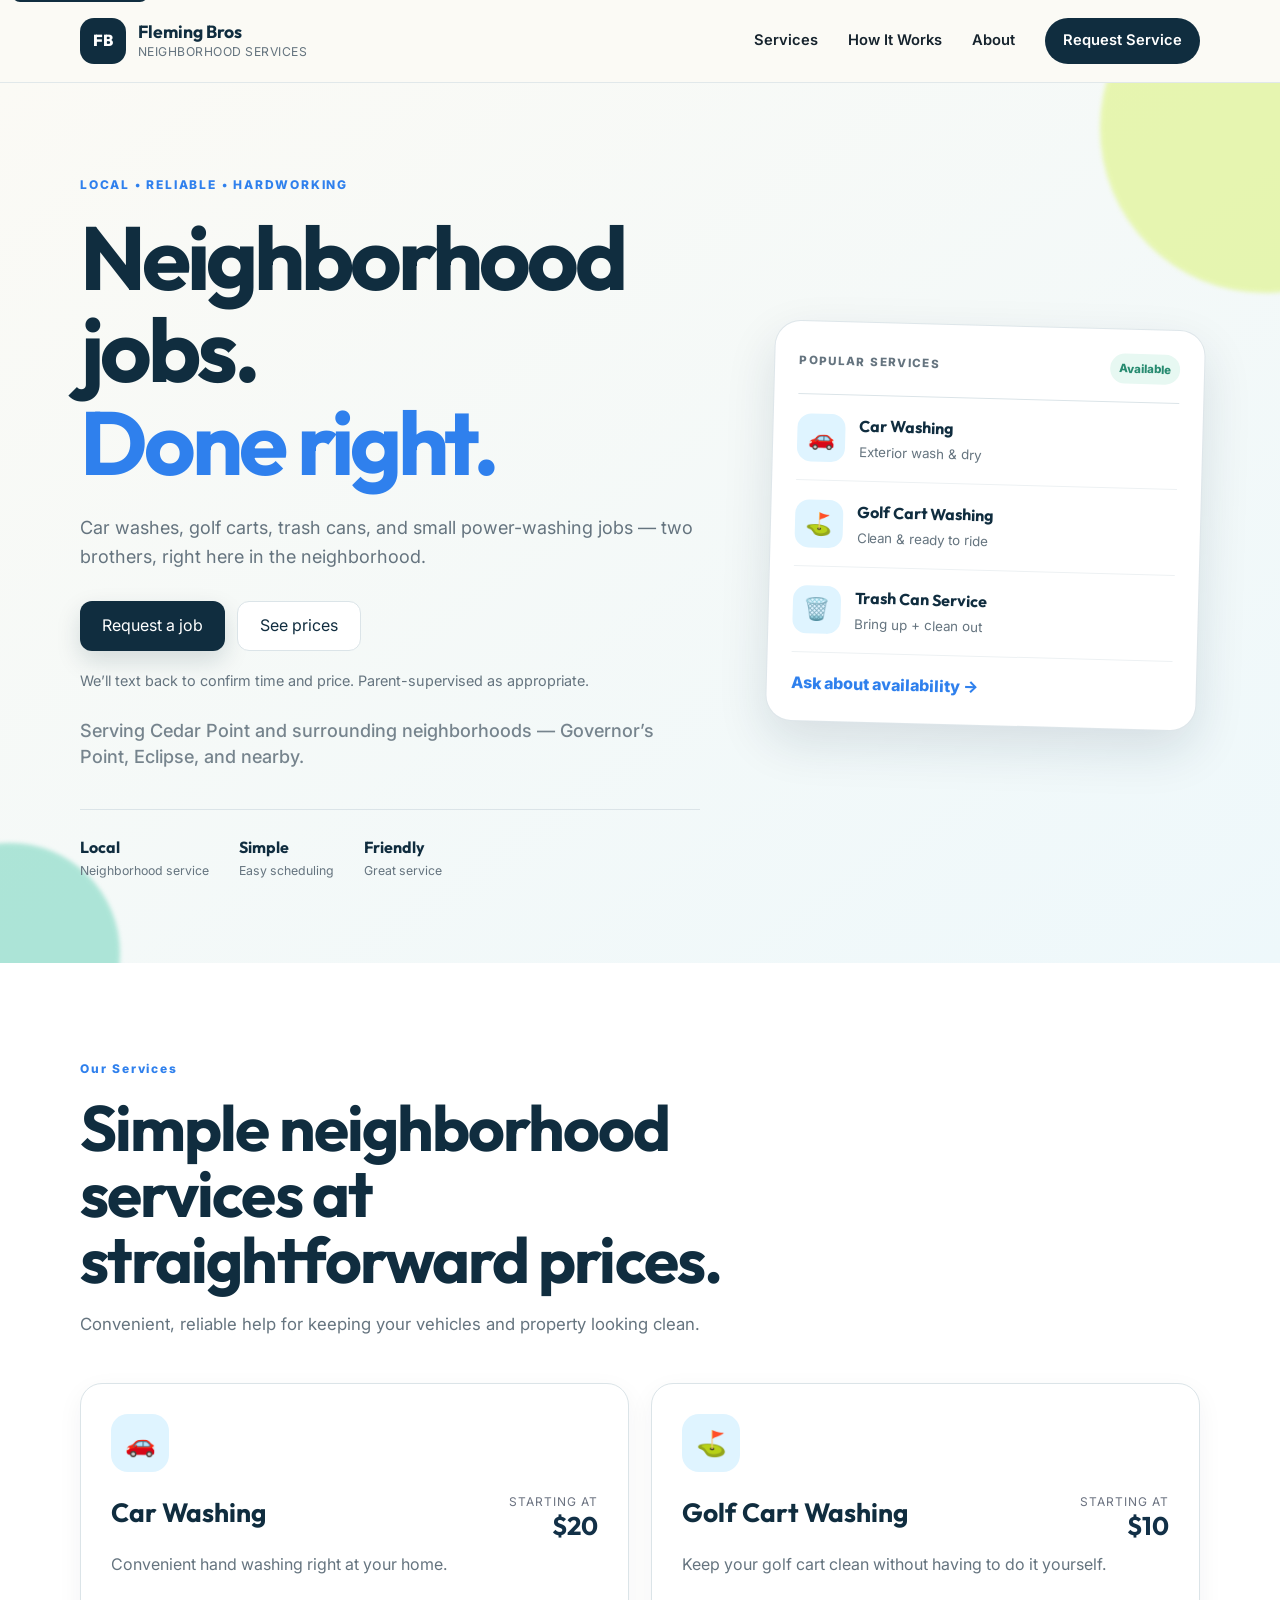
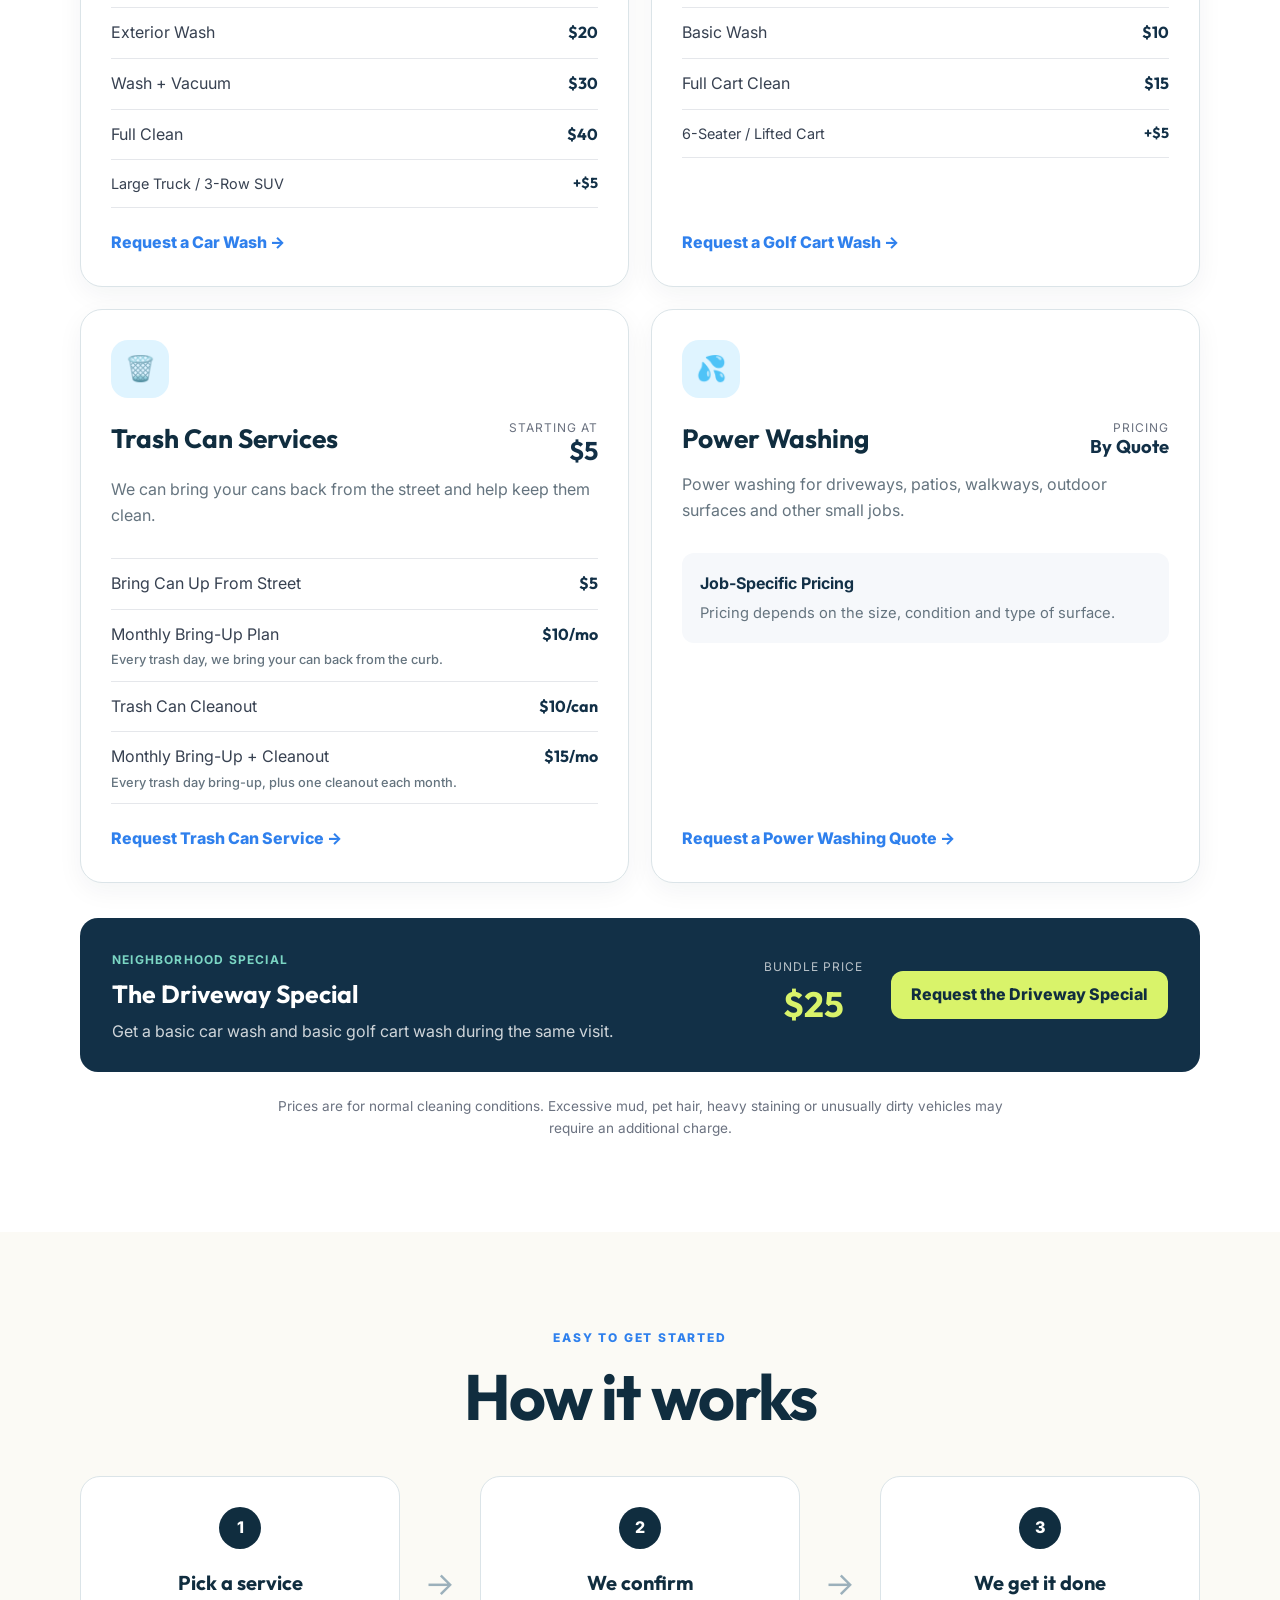
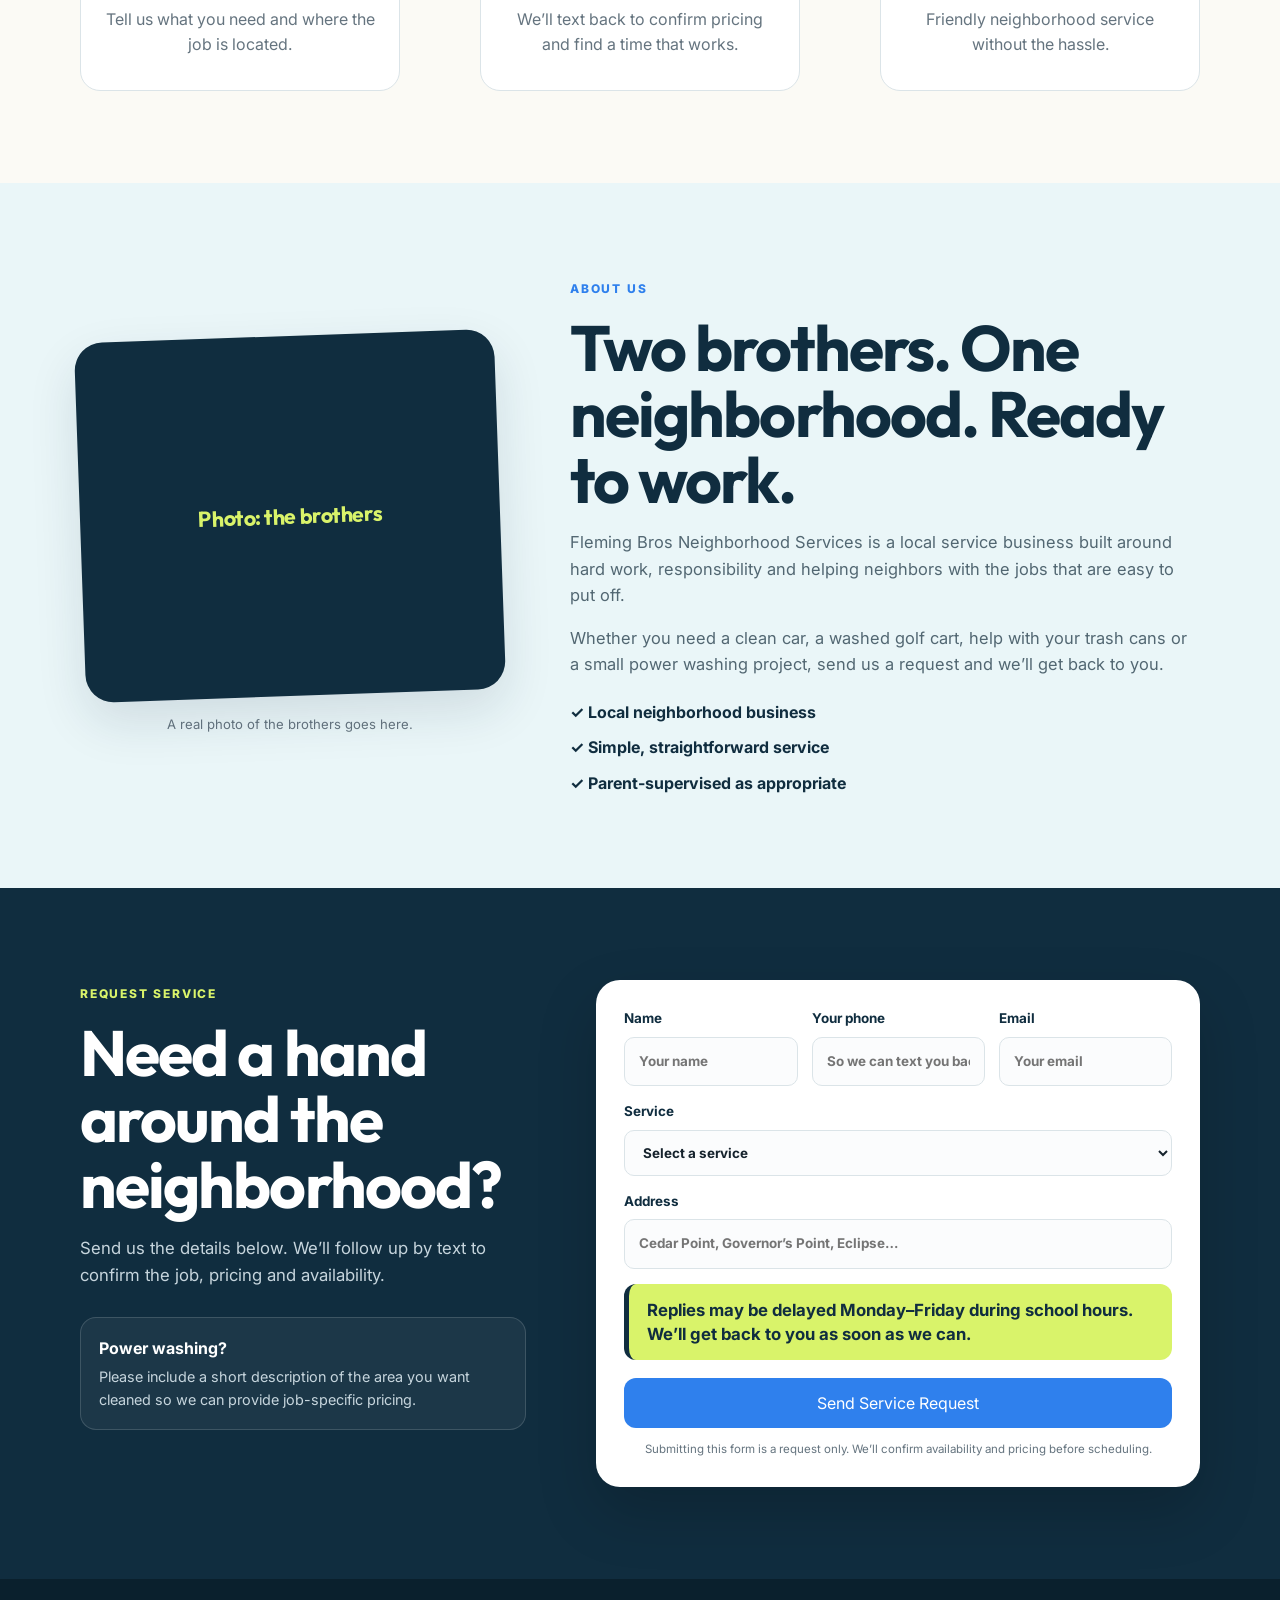
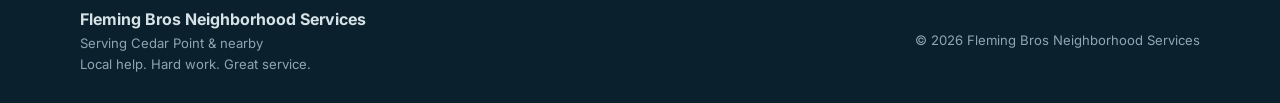
<file: index.html>
<!DOCTYPE html>
<html lang="en">
<head>
  <meta charset="UTF-8" />
  <meta name="viewport" content="width=device-width, initial-scale=1.0" />
  <meta name="description" content="Fleming Bros Neighborhood Services — car washing, golf cart washing, trash cans, and light power washing in Cedar Point and nearby neighborhoods." />
  <title>Fleming Bros Neighborhood Services</title>
  <link rel="preconnect" href="https://fonts.googleapis.com">
  <link rel="preconnect" href="https://fonts.gstatic.com" crossorigin>
  <link href="https://fonts.googleapis.com/css2?family=Inter:wght@400;500;600;700;800&family=Outfit:wght@600;700;800&display=swap" rel="stylesheet">
  <link rel="stylesheet" href="styles.css" />
</head>
<body>
  <a class="skip" href="#main">Skip to content</a>

  <header class="site-header">
    <div class="container nav-wrap">
      <a class="brand" href="#top" aria-label="Fleming Bros Neighborhood Services home">
        <span class="brand-mark">FB</span>
        <span class="brand-text">
          <strong>Fleming Bros</strong>
          <small>Neighborhood Services</small>
        </span>
      </a>
      <nav class="desktop-nav" aria-label="Main navigation">
        <a href="#services">Services</a>
        <a href="#how-it-works">How It Works</a>
        <a href="#about">About</a>
        <a class="nav-cta" href="#contact">Request Service</a>
      </nav>
    </div>
  </header>

  <main id="main">
    <section class="hero" id="top">
      <div class="hero-shape hero-shape-one"></div>
      <div class="hero-shape hero-shape-two"></div>
      <div class="container hero-grid">
        <div class="hero-copy">
          <span class="eyebrow">LOCAL • RELIABLE • HARDWORKING</span>
          <h1>Neighborhood jobs.<br><span>Done right.</span></h1>
          <p>Car washes, golf carts, trash cans, and small power-washing jobs — two brothers, right here in the neighborhood.</p>
          <div class="hero-actions">
            <a class="btn btn-primary" href="#contact">Request a job</a>
            <a class="btn btn-secondary" href="#services">See prices</a>
          </div>
          <p class="hero-helper">We’ll text back to confirm time and price. Parent-supervised as appropriate.</p>
          <p class="service-area">Serving Cedar Point and surrounding neighborhoods — Governor’s Point, Eclipse, and nearby.</p>
          <div class="trust-row">
            <div><strong>Local</strong><span>Neighborhood service</span></div>
            <div><strong>Simple</strong><span>Easy scheduling</span></div>
            <div><strong>Friendly</strong><span>Great service</span></div>
          </div>
        </div>

        <div class="hero-card" aria-label="Featured services">
          <div class="hero-card-top">
            <span>POPULAR SERVICES</span>
            <span class="status-dot">Available</span>
          </div>
          <div class="mini-service">
            <div class="icon-circle">🚗</div>
            <div><strong>Car Washing</strong><small>Exterior wash & dry</small></div>
          </div>
          <div class="mini-service">
            <div class="icon-circle">⛳</div>
            <div><strong>Golf Cart Washing</strong><small>Clean & ready to ride</small></div>
          </div>
          <div class="mini-service">
            <div class="icon-circle">🗑️</div>
            <div><strong>Trash Can Service</strong><small>Bring up + clean out</small></div>
          </div>
          <a href="#contact" class="hero-card-link">Ask about availability →</a>
        </div>
      </div>
    </section>

    <section id="services" class="services-section">
      <div class="container">
        <div class="section-heading">
          <span class="eyebrow">Our Services</span>
          <h2>Simple neighborhood services at straightforward prices.</h2>
          <p>Convenient, reliable help for keeping your vehicles and property looking clean.</p>
        </div>

        <div class="services-grid">
          <article class="service-card">
            <div class="service-icon">🚗</div>
            <div class="service-card-header">
              <h3>Car Washing</h3>
              <div class="service-starting-price"><span>Starting at</span><strong>$20</strong></div>
            </div>
            <p class="service-description">Convenient hand washing right at your home.</p>
            <div class="price-list">
              <div class="price-row"><span>Exterior Wash</span><strong>$20</strong></div>
              <div class="price-row"><span>Wash + Vacuum</span><strong>$30</strong></div>
              <div class="price-row"><span>Full Clean</span><strong>$40</strong></div>
              <div class="price-row price-extra"><span>Large Truck / 3-Row SUV</span><strong>+$5</strong></div>
            </div>
            <a href="#contact" class="service-link" data-service="Car Washing">Request a Car Wash →</a>
          </article>

          <article class="service-card">
            <div class="service-icon">⛳</div>
            <div class="service-card-header">
              <h3>Golf Cart Washing</h3>
              <div class="service-starting-price"><span>Starting at</span><strong>$10</strong></div>
            </div>
            <p class="service-description">Keep your golf cart clean without having to do it yourself.</p>
            <div class="price-list">
              <div class="price-row"><span>Basic Wash</span><strong>$10</strong></div>
              <div class="price-row"><span>Full Cart Clean</span><strong>$15</strong></div>
              <div class="price-row price-extra"><span>6-Seater / Lifted Cart</span><strong>+$5</strong></div>
            </div>
            <a href="#contact" class="service-link" data-service="Golf Cart Washing">Request a Golf Cart Wash →</a>
          </article>

          <article class="service-card">
            <div class="service-icon">🗑️</div>
            <div class="service-card-header">
              <h3>Trash Can Services</h3>
              <div class="service-starting-price"><span>Starting at</span><strong>$5</strong></div>
            </div>
            <p class="service-description">We can bring your cans back from the street and help keep them clean.</p>
            <div class="price-list">
              <div class="price-row"><span>Bring Can Up From Street</span><strong>$5</strong></div>
              <div class="price-row">
                <span>Monthly Bring-Up Plan
                  <small class="price-subline">Every trash day, we bring your can back from the curb.</small>
                </span>
                <strong>$10/mo</strong>
              </div>
              <div class="price-row"><span>Trash Can Cleanout</span><strong>$10/can</strong></div>
              <div class="price-row">
                <span>Monthly Bring-Up + Cleanout
                  <small class="price-subline">Every trash day bring-up, plus one cleanout each month.</small>
                </span>
                <strong>$15/mo</strong>
              </div>
            </div>
            <a href="#contact" class="service-link" data-service="Trash Can - Bring Up From Street">Request Trash Can Service →</a>
          </article>

          <article class="service-card">
            <div class="service-icon">💦</div>
            <div class="service-card-header">
              <h3>Power Washing</h3>
              <div class="service-starting-price quote-price"><span>Pricing</span><strong>By Quote</strong></div>
            </div>
            <p class="service-description">Power washing for driveways, patios, walkways, outdoor surfaces and other small jobs.</p>
            <div class="quote-box">
              <strong>Job-Specific Pricing</strong>
              <p>Pricing depends on the size, condition and type of surface.</p>
            </div>
            <a href="#contact" class="service-link" data-service="Power Washing">Request a Power Washing Quote →</a>
          </article>
        </div>

        <div class="bundle-card">
          <div class="bundle-copy">
            <span class="bundle-label">Neighborhood Special</span>
            <h3>The Driveway Special</h3>
            <p>Get a basic car wash and basic golf cart wash during the same visit.</p>
          </div>
          <div class="bundle-price">
            <span>Bundle Price</span>
            <strong>$25</strong>
          </div>
          <a href="#contact" class="btn btn-accent" data-service="Driveway Special">Request the Driveway Special</a>
        </div>

        <p class="pricing-note">Prices are for normal cleaning conditions. Excessive mud, pet hair, heavy staining or unusually dirty vehicles may require an additional charge.</p>
      </div>
    </section>

    <section class="section how" id="how-it-works">
      <div class="container">
        <div class="section-heading centered">
          <span class="eyebrow">EASY TO GET STARTED</span>
          <h2>How it works</h2>
        </div>
        <div class="steps">
          <div class="step"><span>1</span><h3>Pick a service</h3><p>Tell us what you need and where the job is located.</p></div>
          <div class="step-arrow" aria-hidden="true">→</div>
          <div class="step"><span>2</span><h3>We confirm</h3><p>We’ll text back to confirm pricing and find a time that works.</p></div>
          <div class="step-arrow" aria-hidden="true">→</div>
          <div class="step"><span>3</span><h3>We get it done</h3><p>Friendly neighborhood service without the hassle.</p></div>
        </div>
      </div>
    </section>

    <section class="section about" id="about">
      <div class="container about-grid">
        <figure class="about-photo">
          <div class="about-photo-frame"><span class="about-photo-label">Photo: the brothers</span></div>
          <figcaption>A real photo of the brothers goes here.</figcaption>
        </figure>
        <div class="about-copy">
          <span class="eyebrow">ABOUT US</span>
          <h2>Two brothers. One neighborhood. Ready to work.</h2>
          <p>Fleming Bros Neighborhood Services is a local service business built around hard work, responsibility and helping neighbors with the jobs that are easy to put off.</p>
          <p>Whether you need a clean car, a washed golf cart, help with your trash cans or a small power washing project, send us a request and we’ll get back to you.</p>
          <div class="about-points">
            <span>✓ Local neighborhood business</span>
            <span>✓ Simple, straightforward service</span>
            <span>✓ Parent-supervised as appropriate</span>
          </div>
        </div>
      </div>
    </section>

    <section class="section contact" id="contact">
      <div class="container contact-grid" id="request-service">
        <div class="contact-copy">
          <span class="eyebrow light">REQUEST SERVICE</span>
          <h2>Need a hand around the neighborhood?</h2>
          <p>Send us the details below. We’ll follow up by text to confirm the job, pricing and availability.</p>
          <div class="contact-note">
            <strong>Power washing?</strong>
            <span>Please include a short description of the area you want cleaned so we can provide job-specific pricing.</span>
          </div>
        </div>

        <form class="contact-form" id="job-form" action="https://formspree.io/f/xeajkzyv" method="POST">
          <input type="hidden" name="_next" value="https://flemingbros.com/thanks.html">
          <input type="hidden" name="_subject" value="Fleming Bros service request">
          <input type="text" name="_gotcha" style="display:none" tabindex="-1" autocomplete="off">
          <div class="field-row">
            <label>Name<input type="text" name="name" autocomplete="name" placeholder="Your name" required></label>
            <label>Your phone<input type="tel" name="phone" autocomplete="tel" inputmode="tel" placeholder="So we can text you back" required></label>
            <label>Email<input type="email" name="email" autocomplete="email" placeholder="Your email" required></label>
          </div>
          <label>Service
            <select name="service" id="service" required>
              <option value="" selected disabled>Select a service</option>
              <option value="Driveway Special">Driveway Special</option>
              <option value="Car Washing">Car Washing</option>
              <option value="Golf Cart Washing">Golf Cart Washing</option>
              <option value="Trash Can - Bring Up From Street">Trash Can - Bring Up From Street</option>
              <option value="Trash Can - Cleanout">Trash Can - Cleanout</option>
              <option value="Trash Can - Monthly Bring-Up Plan">Trash Can - Monthly Bring-Up Plan</option>
              <option value="Trash Can - Monthly Bring-Up + Cleanout">Trash Can - Monthly Bring-Up + Cleanout</option>
              <option value="Power Washing">Power Washing</option>
              <option value="Other / Multiple Services">Other / Multiple Services</option>
            </select>
          </label>
          <label>Address<input type="text" name="address" autocomplete="street-address" placeholder="Cedar Point, Governor’s Point, Eclipse…" required></label>
          <label class="details-field" id="details-field" hidden>Job details <em>(required for power washing)</em>
            <textarea name="details" id="details" rows="5" placeholder="Tell us the surface, size, and anything we should know."></textarea>
          </label>
          <p class="form-hours-notice">Replies may be delayed Monday–Friday during school hours. We’ll get back to you as soon as we can.</p>
          <button class="btn btn-form" type="submit">Send Service Request</button>
          <p class="form-disclaimer">Submitting this form is a request only. We’ll confirm availability and pricing before scheduling.</p>
        </form>
      </div>
    </section>
  </main>

  <footer>
    <div class="container footer-wrap">
      <div>
        <strong>Fleming Bros Neighborhood Services</strong>
        <span>Serving Cedar Point &amp; nearby</span>
        <span>Local help. Hard work. Great service.</span>
      </div>
      <p>© <span id="year"></span> Fleming Bros Neighborhood Services</p>
    </div>
  </footer>

  <script src="script.js"></script>
</body>
</html>
</file>
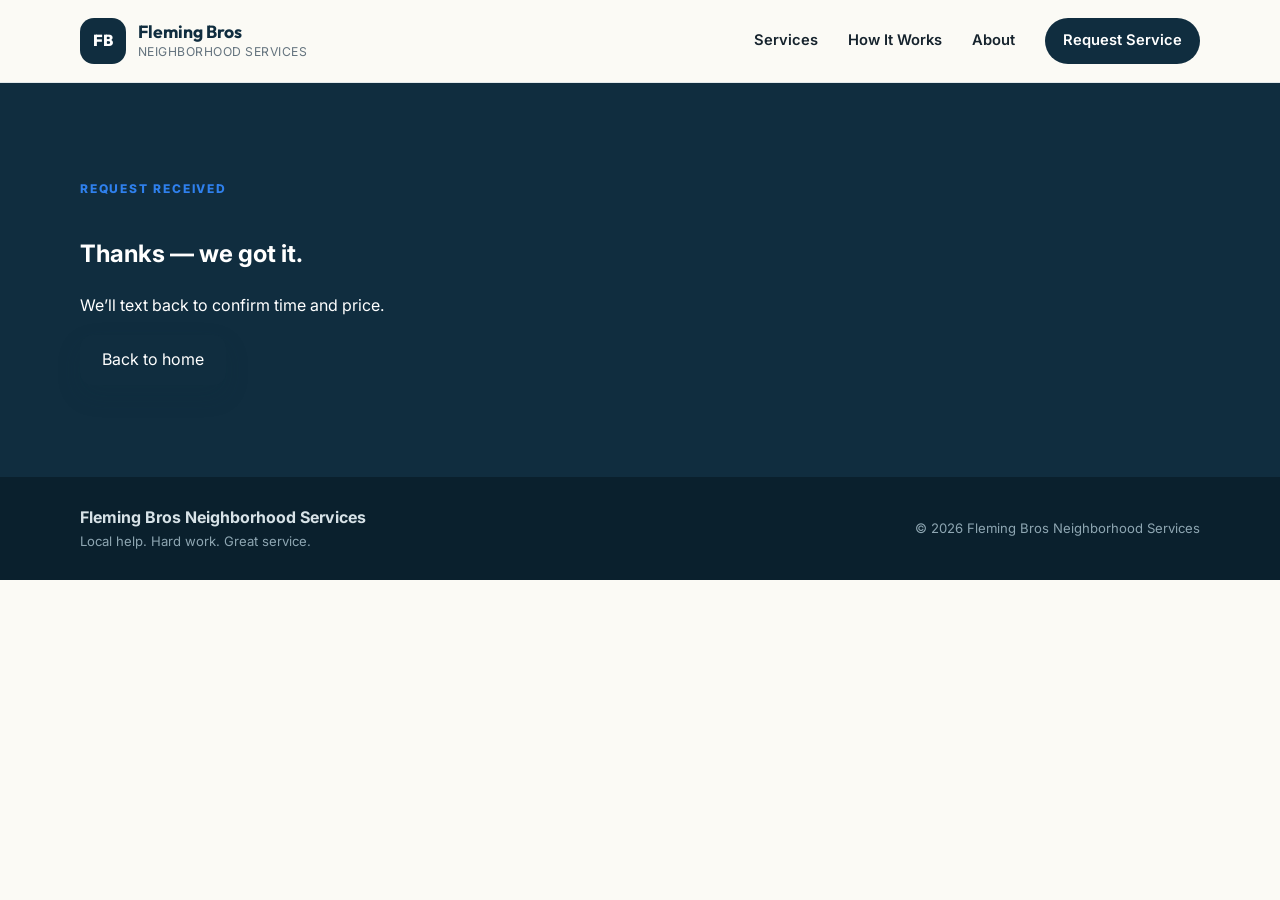
<file: thanks.html>
<!DOCTYPE html>
<html lang="en">
<head>
  <meta charset="UTF-8" />
  <meta name="viewport" content="width=device-width, initial-scale=1.0" />
  <meta name="description" content="Thanks for requesting Fleming Bros Neighborhood Services. We’ll text back to confirm time and price." />
  <title>Thanks — Fleming Bros Neighborhood Services</title>
  <link rel="preconnect" href="https://fonts.googleapis.com">
  <link rel="preconnect" href="https://fonts.gstatic.com" crossorigin>
  <link href="https://fonts.googleapis.com/css2?family=Inter:wght@400;500;600;700;800&family=Outfit:wght@600;700;800&display=swap" rel="stylesheet">
  <link rel="stylesheet" href="styles.css" />
</head>
<body>
  <header class="site-header">
    <div class="container nav-wrap">
      <a class="brand" href="/" aria-label="Fleming Bros Neighborhood Services home">
        <span class="brand-mark">FB</span>
        <span class="brand-text">
          <strong>Fleming Bros</strong>
          <small>Neighborhood Services</small>
        </span>
      </a>
      <nav class="desktop-nav" aria-label="Main navigation">
        <a href="/#services">Services</a>
        <a href="/#how-it-works">How It Works</a>
        <a href="/#about">About</a>
        <a class="nav-cta" href="/#contact">Request Service</a>
      </nav>
    </div>
  </header>

  <main>
    <section class="section contact thanks">
      <div class="container">
        <div class="thanks-card">
          <span class="eyebrow">REQUEST RECEIVED</span>
          <h1>Thanks — we got it.</h1>
          <p>We’ll text back to confirm time and price.</p>
          <a class="btn btn-primary" href="/">Back to home</a>
        </div>
      </div>
    </section>
  </main>

  <footer>
    <div class="container footer-wrap">
      <div>
        <strong>Fleming Bros Neighborhood Services</strong>
        <span>Local help. Hard work. Great service.</span>
      </div>
      <p>© <span id="year"></span> Fleming Bros Neighborhood Services</p>
    </div>
  </footer>

  <script src="script.js"></script>
</body>
</html>
</file>
<file: styles.css>
/* Fleming Bros Neighborhood Services — homepage */

:root {
  --navy: #102d3f;
  --navy-2: #173f55;
  --blue: #2f80ed;
  --sky: #dff4ff;
  --mint: #66d1b7;
  --lime: #d9f36a;
  --cream: #fbfaf5;
  --white: #ffffff;
  --ink: #16232d;
  --muted: #65747f;
  --line: #dbe4e8;
  --shadow: 0 20px 50px rgba(16, 45, 63, 0.12);
  --font-display: "Outfit", system-ui, sans-serif;
  --font-body: "Inter", system-ui, sans-serif;
}

*, *::before, *::after { box-sizing: border-box; }

html { scroll-behavior: smooth; }

body {
  margin: 0;
  font-family: var(--font-body);
  color: var(--ink);
  background: var(--cream);
  line-height: 1.6;
  -webkit-font-smoothing: antialiased;
}

img { max-width: 100%; display: block; }
a { color: inherit; text-decoration: none; }
button, input, select, textarea { font: inherit; }

.skip {
  position: absolute;
  left: 12px;
  top: -40px;
  background: var(--navy);
  color: #fff;
  padding: 8px 12px;
  z-index: 100;
  border-radius: 8px;
}
.skip:focus { top: 12px; }

.container {
  width: min(1120px, calc(100% - 40px));
  margin: 0 auto;
}

.site-header {
  position: sticky;
  top: 0;
  z-index: 50;
  background: rgba(251, 250, 245, 0.94);
  backdrop-filter: blur(12px);
  border-bottom: 1px solid rgba(219, 228, 232, 0.8);
}

.nav-wrap {
  height: 82px;
  display: flex;
  align-items: center;
  justify-content: space-between;
}

.brand {
  display: flex;
  align-items: center;
  gap: 12px;
}

.brand-mark {
  display: grid;
  place-items: center;
  width: 46px;
  height: 46px;
  border-radius: 14px;
  background: var(--navy);
  color: #fff;
  font-family: var(--font-display);
  font-weight: 800;
  letter-spacing: 0.5px;
}

.brand-text {
  display: flex;
  flex-direction: column;
  line-height: 1.05;
}

.brand-text strong {
  font-family: var(--font-display);
  font-size: 1.1rem;
  color: var(--navy);
}

.brand-text small {
  margin-top: 4px;
  color: var(--muted);
  font-size: 0.76rem;
  letter-spacing: 0.04em;
  text-transform: uppercase;
}

.desktop-nav {
  display: flex;
  align-items: center;
  gap: 30px;
  font-size: 0.92rem;
  font-weight: 600;
}

.desktop-nav a:not(.nav-cta):hover { color: var(--blue); }

.nav-cta {
  background: var(--navy);
  color: #fff;
  padding: 11px 18px;
  border-radius: 999px;
}

.nav-cta:hover { background: var(--navy-2); }

.hero {
  position: relative;
  overflow: hidden;
  padding: 88px 0 82px;
  background: linear-gradient(145deg, #fbfaf5 0%, #eef8fb 100%);
}

.hero-grid {
  position: relative;
  z-index: 2;
  display: grid;
  grid-template-columns: 1.18fr 0.82fr;
  gap: 70px;
  align-items: center;
}

.eyebrow {
  display: inline-block;
  font-size: 0.75rem;
  letter-spacing: 0.15em;
  font-weight: 800;
  color: var(--blue);
  margin-bottom: 17px;
}

.hero h1,
.section h2,
.section-heading h2 {
  font-family: var(--font-display);
  line-height: 1.03;
  margin: 0;
  color: var(--navy);
}

.hero h1 {
  font-size: clamp(3.2rem, 7vw, 6.2rem);
  letter-spacing: -0.045em;
}

.hero h1 span { color: var(--blue); }

.hero-copy > p {
  font-size: 1.13rem;
  color: var(--muted);
  max-width: 650px;
  margin: 25px 0 30px;
}

.hero-actions {
  display: flex;
  gap: 12px;
  flex-wrap: wrap;
}

.btn {
  display: inline-flex;
  align-items: center;
  justify-content: center;
  min-height: 50px;
  padding: 0 22px;
  border-radius: 12px;
  font-weight: 800;
  border: 0;
  cursor: pointer;
  font: inherit;
  text-decoration: none;
  transition: transform 0.15s ease, background 0.15s ease;
}

.btn:hover { transform: translateY(-1px); }

.btn-primary {
  background: var(--navy);
  color: #fff;
  box-shadow: 0 10px 24px rgba(16, 45, 63, 0.15);
}

.btn-primary:hover { background: var(--navy-2); }

.btn-secondary {
  background: #fff;
  color: var(--navy);
  border: 1px solid var(--line);
}

.btn-accent {
  background: var(--lime);
  color: var(--navy);
  min-height: 48px;
  padding: 0 20px;
  border-radius: 12px;
  font-weight: 800;
  white-space: nowrap;
}

.btn-accent:hover { filter: brightness(0.97); }

.hero-helper {
  margin: 18px 0 0 !important;
  font-size: 0.9rem !important;
  color: var(--muted);
  max-width: 420px;
}

.service-area {
  margin: 14px 0 0;
  max-width: 440px;
  font-size: 0.95rem;
  font-weight: 500;
  line-height: 1.45;
  color: var(--navy);
  opacity: 0.88;
}

.trust-row {
  display: flex;
  gap: 30px;
  margin-top: 40px;
  padding-top: 25px;
  border-top: 1px solid var(--line);
}

.trust-row div {
  display: flex;
  flex-direction: column;
}

.trust-row strong {
  font-family: var(--font-display);
  color: var(--navy);
}

.trust-row span {
  font-size: 0.77rem;
  color: var(--muted);
}

.hero-card {
  background: #fff;
  border: 1px solid rgba(219, 228, 232, 0.9);
  border-radius: 26px;
  padding: 24px;
  box-shadow: var(--shadow);
  transform: rotate(1.5deg);
}

.hero-card-top {
  display: flex;
  justify-content: space-between;
  align-items: center;
  padding-bottom: 18px;
  border-bottom: 1px solid var(--line);
  font-size: 0.72rem;
  font-weight: 800;
  letter-spacing: 0.12em;
  color: var(--muted);
}

.status-dot {
  color: #278b70;
  background: #e7f8f2;
  padding: 6px 9px;
  border-radius: 999px;
  letter-spacing: 0;
}

.mini-service {
  display: flex;
  align-items: center;
  gap: 14px;
  padding: 18px 0;
  border-bottom: 1px solid #edf1f3;
}

.icon-circle {
  width: 48px;
  height: 48px;
  border-radius: 14px;
  background: var(--sky);
  display: grid;
  place-items: center;
  font-size: 1.35rem;
  flex-shrink: 0;
}

.mini-service div:nth-child(2) {
  display: flex;
  flex-direction: column;
}

.mini-service strong {
  font-family: var(--font-display);
  font-size: 1rem;
  color: var(--navy);
}

.mini-service small {
  color: var(--muted);
  margin-top: 2px;
}

.hero-card-link {
  display: block;
  margin-top: 18px;
  color: var(--blue);
  font-weight: 800;
}

.hero-shape {
  position: absolute;
  border-radius: 999px;
  filter: blur(2px);
  opacity: 0.5;
}

.hero-shape-one {
  width: 330px;
  height: 330px;
  background: var(--lime);
  right: -150px;
  top: -120px;
}

.hero-shape-two {
  width: 220px;
  height: 220px;
  background: var(--mint);
  left: -100px;
  bottom: -100px;
}

.section { padding: 92px 0; }

.section-heading {
  max-width: 720px;
  margin-bottom: 46px;
}

.section-heading.centered {
  text-align: center;
  margin-left: auto;
  margin-right: auto;
}

.section h2,
.section-heading h2 {
  font-size: clamp(2.4rem, 5vw, 4rem);
  letter-spacing: -0.03em;
}

.section-heading p {
  color: var(--muted);
  font-size: 1.05rem;
  margin-top: 18px;
}

.services-section {
  background: #fff;
  padding: 92px 0;
}

.services-grid {
  display: grid;
  grid-template-columns: repeat(2, minmax(0, 1fr));
  gap: 22px;
}

.service-card {
  position: relative;
  border: 1px solid var(--line);
  border-radius: 22px;
  padding: 30px;
  background: #fff;
  min-height: 390px;
  display: flex;
  flex-direction: column;
  box-shadow: 0 8px 26px rgba(16, 45, 63, 0.05);
}

.service-icon {
  width: 58px;
  height: 58px;
  display: grid;
  place-items: center;
  border-radius: 17px;
  background: var(--sky);
  font-size: 1.55rem;
  margin-bottom: 20px;
}

.service-card-header {
  display: flex;
  justify-content: space-between;
  gap: 20px;
  align-items: flex-start;
  margin-bottom: 12px;
}

.service-card h3 {
  font-family: var(--font-display);
  font-size: 1.65rem;
  margin: 0;
  color: var(--navy);
}

.service-starting-price {
  text-align: right;
  flex-shrink: 0;
}

.service-starting-price span {
  display: block;
  font-size: 0.75rem;
  text-transform: uppercase;
  letter-spacing: 0.08em;
  color: #6b7280;
}

.service-starting-price strong {
  display: block;
  font-size: 1.6rem;
  line-height: 1.1;
  color: #123047;
  font-family: var(--font-display);
}

.quote-price strong { font-size: 1.15rem; }

.service-description {
  color: var(--muted);
  margin: 0 0 8px;
}

.price-list {
  margin: 22px 0;
  border-top: 1px solid #e5e7eb;
}

.price-row {
  display: flex;
  justify-content: space-between;
  align-items: flex-start;
  gap: 20px;
  padding: 12px 0;
  border-bottom: 1px solid #e5e7eb;
}

.price-row span { color: #374151; }

.price-row span:has(.price-subline) {
  display: flex;
  flex-direction: column;
  min-width: 0;
}

.price-subline {
  display: block;
  margin-top: 4px;
  font-size: 0.8rem;
  font-weight: 500;
  color: var(--muted);
  line-height: 1.35;
}

.price-row strong {
  color: #123047;
  white-space: nowrap;
  font-family: var(--font-display);
}

.price-extra {
  font-size: 0.9rem;
  color: #6b7280;
}

.quote-box {
  margin: 22px 0;
  padding: 18px;
  background: #f6f8fb;
  border-radius: 12px;
}

.quote-box strong { color: #123047; }

.quote-box p {
  margin: 5px 0 0;
  font-size: 0.92rem;
  color: var(--muted);
}

.service-link {
  margin-top: auto;
  color: var(--blue);
  font-weight: 800;
}

.service-link:hover { text-decoration: underline; }

.bundle-card {
  margin-top: 35px;
  padding: 28px 32px;
  display: grid;
  grid-template-columns: 1fr auto auto;
  gap: 28px;
  align-items: center;
  background: #123047;
  color: white;
  border-radius: 18px;
}

.bundle-label {
  display: inline-block;
  margin-bottom: 5px;
  font-size: 0.75rem;
  font-weight: 700;
  text-transform: uppercase;
  letter-spacing: 0.1em;
  color: #7bd6c4;
}

.bundle-card h3 {
  margin: 0 0 5px;
  color: white;
  font-family: var(--font-display);
  font-size: 1.55rem;
}

.bundle-card p {
  margin: 0;
  color: rgba(255, 255, 255, 0.8);
}

.bundle-price { text-align: center; }

.bundle-price span {
  display: block;
  font-size: 0.75rem;
  text-transform: uppercase;
  letter-spacing: 0.08em;
  color: rgba(255, 255, 255, 0.7);
}

.bundle-price strong {
  display: block;
  font-size: 2.2rem;
  color: var(--lime);
  font-family: var(--font-display);
}

.pricing-note {
  max-width: 760px;
  margin: 24px auto 0;
  text-align: center;
  font-size: 0.85rem;
  color: #6b7280;
}

.how { background: var(--cream); }

.steps {
  display: grid;
  grid-template-columns: 1fr auto 1fr auto 1fr;
  align-items: center;
  gap: 25px;
}

.step {
  text-align: center;
  background: #fff;
  border: 1px solid var(--line);
  border-radius: 20px;
  padding: 30px 22px;
  min-height: 215px;
}

.step > span {
  width: 42px;
  height: 42px;
  border-radius: 50%;
  display: grid;
  place-items: center;
  background: var(--navy);
  color: #fff;
  font-weight: 800;
  margin: 0 auto 18px;
}

.step h3 {
  font-family: var(--font-display);
  color: var(--navy);
  font-size: 1.25rem;
  margin: 0 0 8px;
}

.step p {
  color: var(--muted);
  margin: 0;
}

.step-arrow {
  font-size: 2rem;
  color: #9bb0bb;
}

.about { background: #eaf6f8; }

.about-grid {
  display: grid;
  grid-template-columns: 0.8fr 1.2fr;
  gap: 70px;
  align-items: center;
}

.about-photo { margin: 0; }

.about-photo-frame {
  min-height: 360px;
  border-radius: 28px;
  background: var(--navy);
  color: #fff;
  display: flex;
  align-items: center;
  justify-content: center;
  box-shadow: var(--shadow);
  transform: rotate(-2deg);
  padding: 2rem;
  text-align: center;
}

.about-photo-label {
  font-family: var(--font-display);
  font-size: 1.35rem;
  font-weight: 700;
  color: var(--lime);
  letter-spacing: -0.02em;
}

.about-photo figcaption {
  margin-top: 1.1rem;
  font-size: 0.82rem;
  color: var(--muted);
  text-align: center;
}

.about-copy h2 { max-width: 690px; }

.about-copy > p {
  color: #526772;
  font-size: 1.03rem;
}

.about-points {
  display: grid;
  gap: 10px;
  margin-top: 22px;
  font-weight: 700;
  color: var(--navy);
}

.contact {
  background: var(--navy);
  color: #fff;
}

.contact-grid {
  display: grid;
  grid-template-columns: 0.85fr 1.15fr;
  gap: 70px;
  align-items: start;
}

.eyebrow.light { color: var(--lime); }

.contact h2 { color: #fff; }

.contact-copy > p {
  color: #c6d5dd;
  font-size: 1.05rem;
}

.contact-note {
  margin-top: 28px;
  padding: 18px;
  border: 1px solid rgba(255, 255, 255, 0.15);
  border-radius: 16px;
  display: flex;
  flex-direction: column;
  background: rgba(255, 255, 255, 0.05);
}

.contact-note span {
  font-size: 0.9rem;
  color: #c6d5dd;
  margin-top: 4px;
}

.contact-form {
  background: #fff;
  color: var(--ink);
  padding: 28px;
  border-radius: 24px;
  box-shadow: 0 25px 60px rgba(0, 0, 0, 0.18);
}

.field-row {
  display: grid;
  grid-template-columns: 1fr 1fr 1fr;
  gap: 14px;
}

.contact-form label {
  display: flex;
  flex-direction: column;
  font-weight: 700;
  font-size: 0.84rem;
  color: var(--navy);
  margin-bottom: 15px;
}

.contact-form label em {
  font-style: normal;
  font-weight: 500;
  color: var(--muted);
}

.contact-form label[hidden],
.details-field[hidden] {
  display: none !important;
}

.contact-form input,
.contact-form select,
.contact-form textarea {
  width: 100%;
  margin-top: 7px;
  border: 1px solid var(--line);
  border-radius: 10px;
  padding: 13px 14px;
  font: inherit;
  background: #fbfcfd;
  color: var(--ink);
  outline: none;
}

.contact-form input:focus,
.contact-form select:focus,
.contact-form textarea:focus {
  border-color: var(--blue);
  box-shadow: 0 0 0 3px rgba(47, 128, 237, 0.12);
}

.form-hours-notice {
  margin: 4px 0 16px;
  padding: 14px 16px 14px 18px;
  background: var(--lime);
  color: #102d3f;
  font-size: 1.05rem;
  font-weight: 700;
  line-height: 1.45;
  border-radius: 12px;
  border-left: 5px solid #102d3f;
}

.btn-form {
  width: 100%;
  background: var(--blue);
  color: #fff;
  margin-top: 2px;
}

.btn-form:hover { filter: brightness(1.05); }

.form-disclaimer {
  text-align: center;
  color: var(--muted);
  font-size: 0.72rem;
  margin: 12px 0 0;
}

footer {
  background: #0a202d;
  color: #d7e2e7;
  padding: 28px 0;
}

.footer-wrap {
  display: flex;
  justify-content: space-between;
  align-items: center;
  gap: 30px;
}

.footer-wrap > div {
  display: flex;
  flex-direction: column;
}

.footer-wrap span,
.footer-wrap p {
  color: #8ea6b2;
  font-size: 0.82rem;
  margin: 0;
}

@media (max-width: 820px) {
  .desktop-nav a:not(.nav-cta) { display: none; }
  .hero { padding: 60px 0; }
  .hero-grid,
  .about-grid,
  .contact-grid {
    grid-template-columns: 1fr;
    gap: 40px;
  }
  .hero-card { transform: none; }
  .services-grid { grid-template-columns: 1fr; }
  .steps { grid-template-columns: 1fr; }
  .step-arrow {
    transform: rotate(90deg);
    text-align: center;
  }
  .trust-row { gap: 18px; }
  .about-photo-frame { min-height: 280px; transform: none; }
  .contact-grid { gap: 35px; }
  .service-card-header { display: block; }
  .service-starting-price {
    text-align: left;
    margin-top: 8px;
  }
  .bundle-card {
    grid-template-columns: 1fr;
    text-align: center;
  }
}

@media (max-width: 560px) {
  .container { width: min(100% - 28px, 1120px); }
  .site-header .nav-wrap { height: 70px; }
  .brand-text small { font-size: 0.64rem; }
  .desktop-nav { gap: 0; }
  .nav-cta {
    font-size: 0.78rem;
    padding: 9px 12px;
  }
  .hero h1 { font-size: 3rem; }
  .hero-actions { display: grid; }
  .btn { width: 100%; }
  .trust-row {
    display: grid;
    grid-template-columns: repeat(3, 1fr);
    gap: 10px;
  }
  .trust-row span { font-size: 0.68rem; }
  .section,
  .services-section { padding: 68px 0; }
  .field-row { grid-template-columns: 1fr; }
  .contact-form { padding: 20px; }
  .footer-wrap {
    flex-direction: column;
    align-items: flex-start;
  }
}

#services,
#how-it-works,
#about,
#contact {
  scroll-margin-top: 90px;
}

::selection {
  background: var(--sky);
  color: var(--navy);
}
</file>
